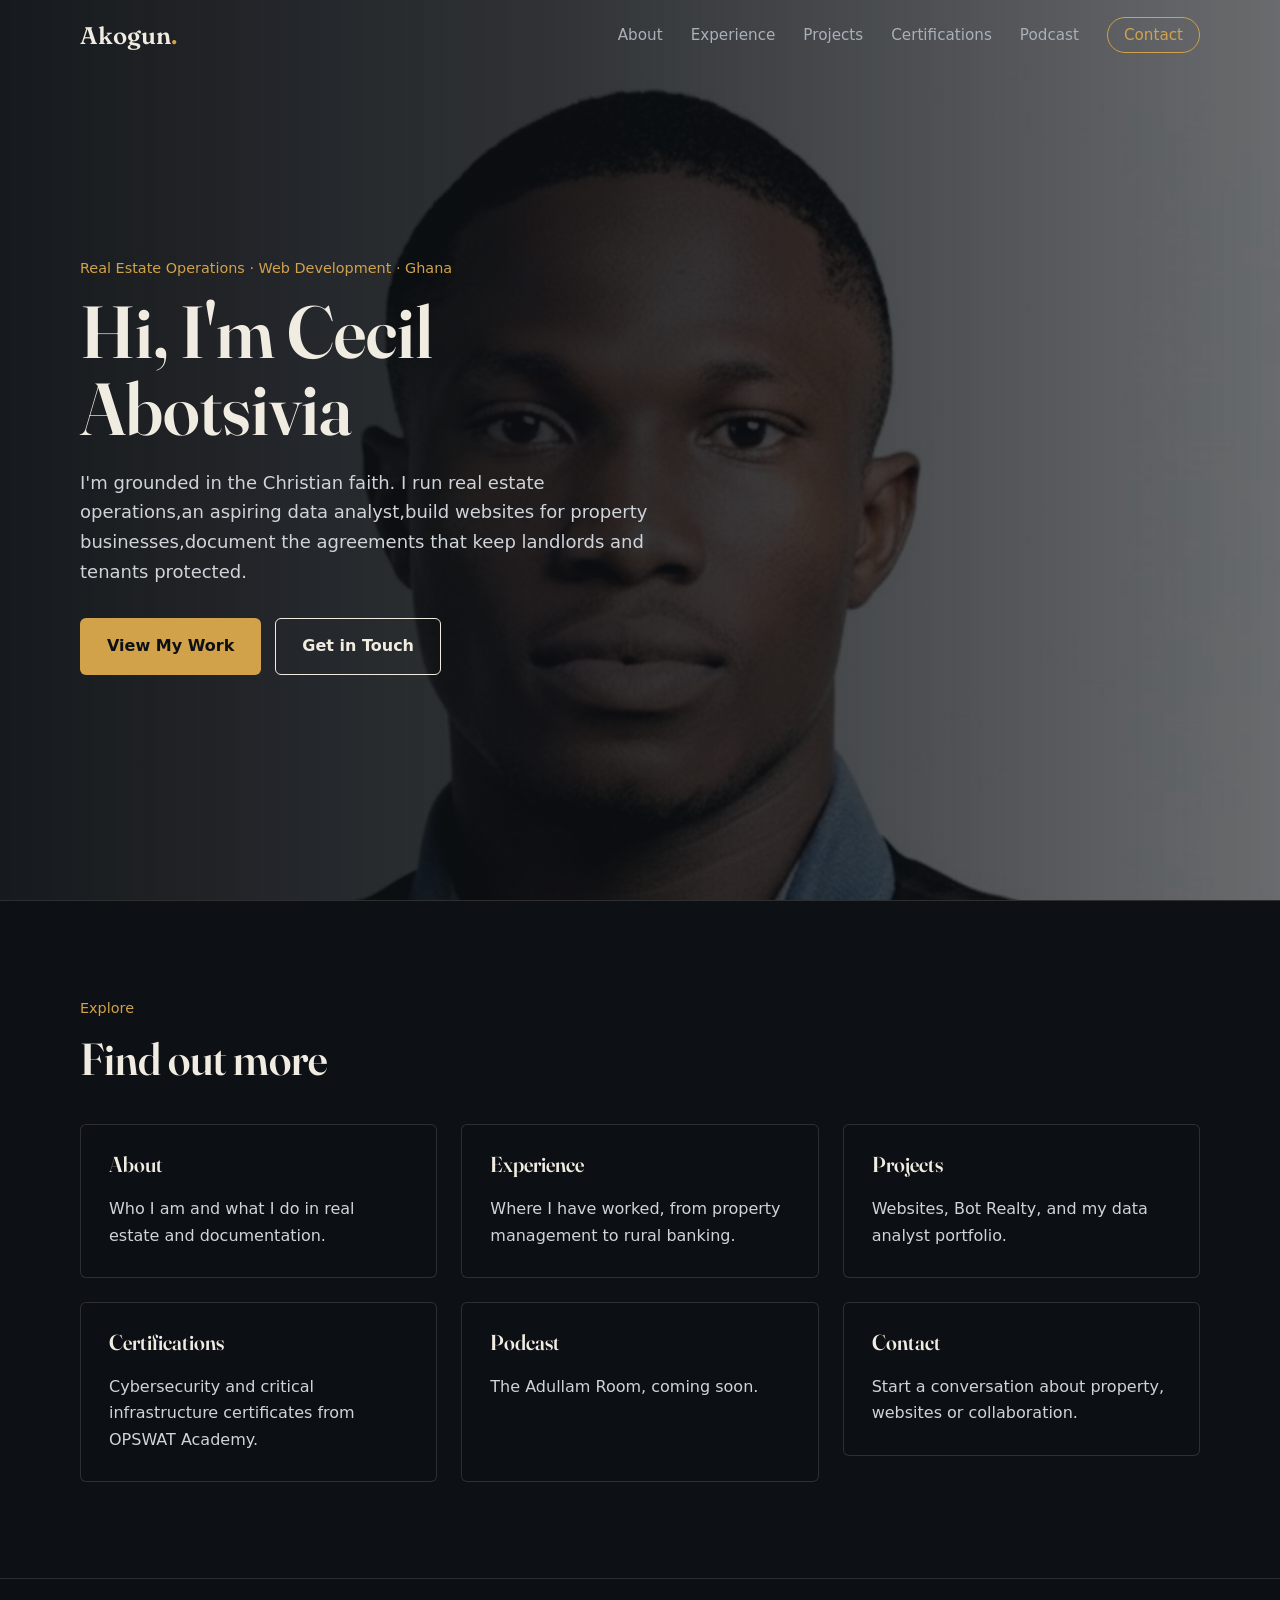
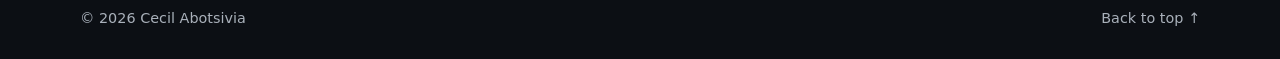
<file: index.html>
<!DOCTYPE html>
<html lang="en">
<head>
  <meta charset="UTF-8">
  <meta name="viewport" content="width=device-width, initial-scale=1.0, viewport-fit=cover">
  <meta name="description" content="Cecil Abotsivia: real estate operations, web development, cybersecurity certified, and host of The Adullam Room.">
  <title>Cecil Abotsivia | Home</title>
  <link rel="stylesheet" href="styles.css">
</head>
<body>

  <!-- Navigation -->
  <nav class="navbar" id="navbar">
    <div class="container nav-inner">
      <a href="index.html" class="brand">Akogun<span>.</span></a>
      <button class="nav-toggle" id="navToggle" aria-label="Toggle menu" aria-expanded="false">
        <span></span><span></span><span></span>
      </button>
      <ul class="nav-links" id="navLinks">
        <li><a href="about.html">About</a></li>
        <li><a href="experience.html">Experience</a></li>
        <li><a href="Projects.html">Projects</a></li>
        <li><a href="certifications.html">Certifications</a></li>
        <li><a href="podcast.html">Podcast</a></li>
        <li><a href="contact.html" class="btn-small">Contact</a></li>
      </ul>
    </div>
  </nav>

  <!-- Hero -->
  <header class="hero">
    <div class="container hero-grid">
      <div class="hero-text reveal">
        <p class="eyebrow">Real Estate Operations &middot; Web Development &middot; Ghana</p>
        <h1>Hi, I'm <span class="accent">Cecil Abotsivia</span></h1>
        <p class="lead">I'm grounded in the Christian faith. I run real estate operations,an aspiring data analyst,build websites for property businesses,document the agreements that keep landlords and tenants protected.</p>
        <div class="hero-actions">
          <a href="Projects.html" class="btn btn-primary">View My Work</a>
          <a href="contact.html" class="btn btn-outline">Get in Touch</a>
        </div>
      </div>
    </div>
  </header>

  <!-- Quick links to each page -->
  <section class="section">
    <div class="container">
      <p class="eyebrow reveal">Explore</p>
      <h2 class="reveal">Find out more</h2>
      <div class="project-grid">
        <a href="about.html" class="card reveal"><h3>About</h3><p>Who I am and what I do in real estate and documentation.</p></a><span>
        <a href="experience.html" class="card reveal"><h3>Experience</h3><p>Where I have worked, from property management to rural banking.</p></a></span>
        <a href="Projects.html" class="card reveal"><h3>Projects</h3><p>Websites, Bot Realty, and my data analyst portfolio.</p></a><span>
        <a href="certifications.html" class="card reveal"><h3>Certifications</h3><p>Cybersecurity and critical infrastructure certificates from OPSWAT Academy.</p></a></span>
        <a href="podcast.html" class="card reveal"><h3>Podcast</h3><p>The Adullam Room, coming soon.</p></a><span>
        <a href="contact.html" class="card reveal"><h3>Contact</h3><p>Start a conversation about property, websites or collaboration.</p></a></span>
      </div>
    </div>
  </section>

  <footer class="footer">
    <div class="container footer-inner">
      <span>&copy; <span id="year"></span> Cecil Abotsivia</span>
      <a href="#">Back to top &uarr;</a>
    </div>
  </footer>

  <script src="script.js"></script>
</body>
</html>
</file>
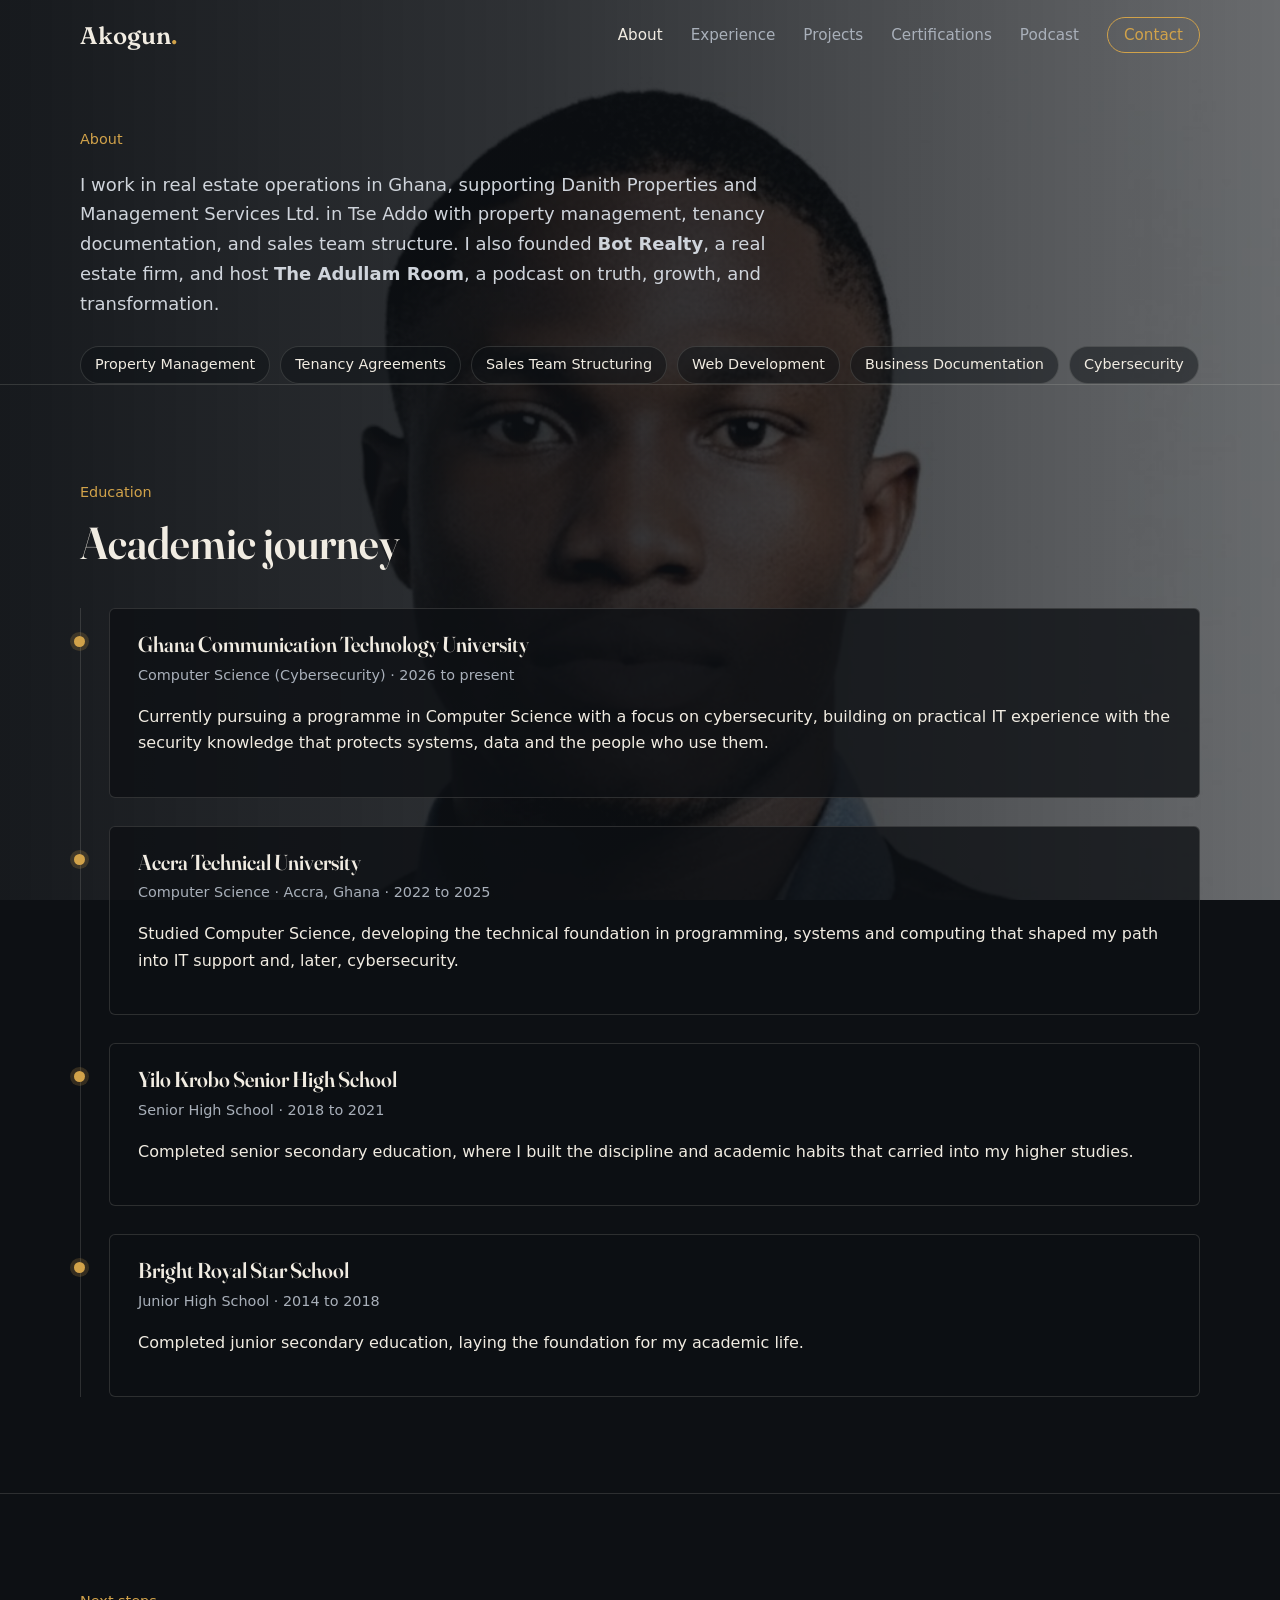
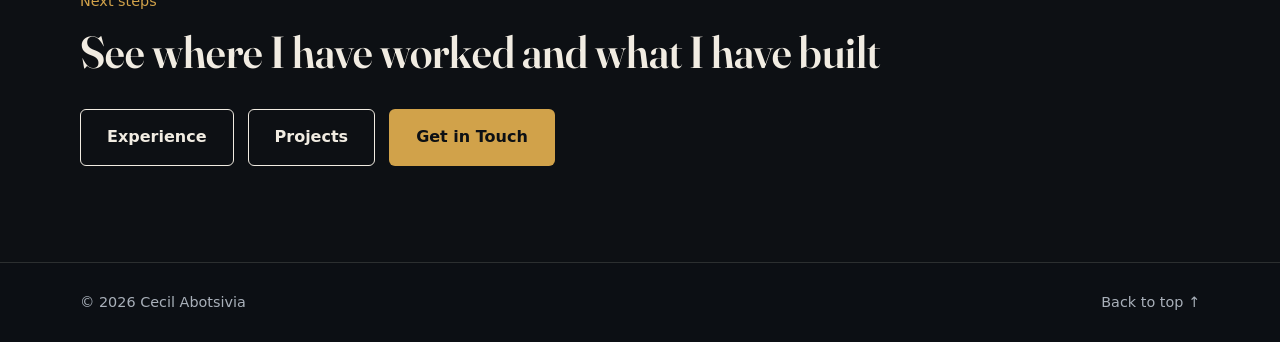
<file: about.html>
<!DOCTYPE html>
<html lang="en">
<head>
  <meta charset="UTF-8">
  <meta name="viewport" content="width=device-width, initial-scale=1.0, viewport-fit=cover">
  <meta name="description" content="About Cecil Abotsivia: real estate operations, tenancy documentation, sales team structure, and education in computer science and cybersecurity in Ghana.">
  <title>About | Cecil Abotsivia</title>
  <link rel="stylesheet" href="styles.css">
</head>
<body>

  <!-- Navigation -->
  <nav class="navbar" id="navbar">
    <div class="container nav-inner">
      <a href="index.html" class="brand">Akogun<span>.</span></a>
      <button class="nav-toggle" id="navToggle" aria-label="Toggle menu" aria-expanded="false">
        <span></span><span></span><span></span>
      </button>
      <ul class="nav-links" id="navLinks">
        <li><a href="about.html" class="active">About</a></li>
        <li><a href="experience.html">Experience</a></li>
        <li><a href="projects.html">Projects</a></li>
        <li><a href="certifications.html">Certifications</a></li>
        <li><a href="podcast.html">Podcast</a></li>
        <li><a href="contact.html" class="btn-small">Contact</a></li>
      </ul>
    </div>
  </nav>

  <!-- About -->
  <header class="section page-top">
    <div class="container">
      <p class="eyebrow reveal">About</p>
      <p class="lead reveal">I work in real estate operations in Ghana, supporting Danith Properties and Management Services Ltd. in Tse Addo with property management, tenancy documentation, and sales team structure. I also founded <strong>Bot Realty</strong>, a real estate firm, and host <strong>The Adullam Room</strong>, a podcast on truth, growth, and transformation.</p>
      <div class="tags reveal">
        <span>Property Management</span>
        <span>Tenancy Agreements</span>
        <span>Sales Team Structuring</span>
        <span>Web Development</span>
        <span>Business Documentation</span>
        <span>Cybersecurity</span>
      </div>
    </div>
  </header>

  <!-- Education -->
  <section class="section">
    <div class="container">
      <p class="eyebrow reveal">Education</p>
      <h2 class="reveal">Academic journey</h2>
      <div class="timeline">

        <article class="timeline-item reveal">
          <div class="timeline-dot"></div>
          <div class="timeline-card">
            <h3>Ghana Communication Technology University</h3>
            <p class="meta">Computer Science (Cybersecurity) &middot; 2026 to present</p>
            <p>Currently pursuing a programme in Computer Science with a focus on cybersecurity, building on practical IT experience with the security knowledge that protects systems, data and the people who use them.</p>
          </div>
        </article>

        <article class="timeline-item reveal">
          <div class="timeline-dot"></div>
          <div class="timeline-card">
            <h3>Accra Technical University</h3>
            <p class="meta">Computer Science &middot; Accra, Ghana &middot; 2022 to 2025</p>
            <p>Studied Computer Science, developing the technical foundation in programming, systems and computing that shaped my path into IT support and, later, cybersecurity.</p>
          </div>
        </article>

        <article class="timeline-item reveal">
          <div class="timeline-dot"></div>
          <div class="timeline-card">
            <h3>Yilo Krobo Senior High School</h3>
            <p class="meta">Senior High School &middot; 2018 to 2021</p>
            <p>Completed senior secondary education, where I built the discipline and academic habits that carried into my higher studies.</p>
          </div>
        </article>

        <article class="timeline-item reveal">
          <div class="timeline-dot"></div>
          <div class="timeline-card">
            <h3>Bright Royal Star School</h3>
            <p class="meta">Junior High School &middot; 2014 to 2018</p>
            <p>Completed junior secondary education, laying the foundation for my academic life.</p>
          </div>
        </article>

      </div>
    </div>
  </section>

  <section class="section">
    <div class="container">
      <p class="eyebrow reveal">Next steps</p>
      <h2 class="reveal">See where I have worked and what I have built</h2>
      <div class="hero-actions reveal">
        <a href="experience.html" class="btn btn-outline">Experience</a>
        <a href="projects.html" class="btn btn-outline">Projects</a>
        <a href="contact.html" class="btn btn-primary">Get in Touch</a>
      </div>
    </div>
  </section>

  <footer class="footer">
    <div class="container footer-inner">
      <span>&copy; <span id="year"></span> Cecil Abotsivia</span>
      <a href="#">Back to top &uarr;</a>
    </div>
  </footer>

  <script src="script.js"></script>
</body>
</html>
</file>
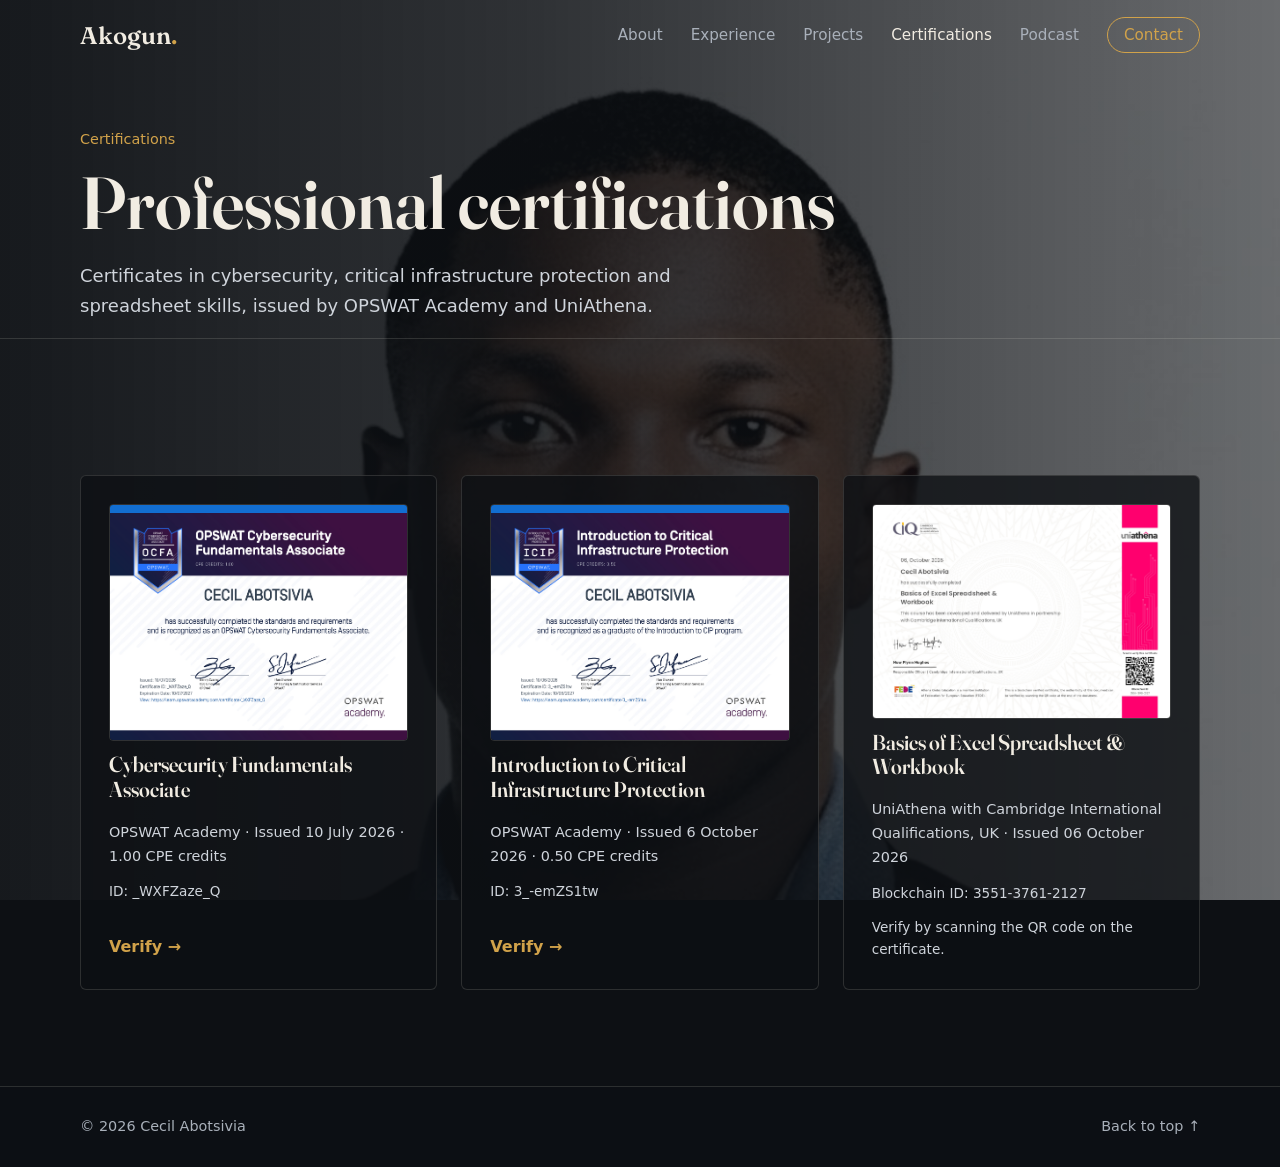
<file: certifications.html>
<!DOCTYPE html>
<html lang="en">
<head>
  <meta charset="UTF-8">
  <meta name="viewport" content="width=device-width, initial-scale=1.0, viewport-fit=cover">
  <meta name="description" content="Certifications of Cecil Abotsivia: cybersecurity and critical infrastructure protection from OPSWAT Academy, and Basics of Excel Spreadsheet and Workbook from UniAthena.">
  <title>Certifications | Cecil Abotsivia</title>
  <link rel="stylesheet" href="styles.css">
</head>
<body>

  <!-- Navigation -->
  <nav class="navbar" id="navbar">
    <div class="container nav-inner">
      <a href="index.html" class="brand">Akogun<span>.</span></a>
      <button class="nav-toggle" id="navToggle" aria-label="Toggle menu" aria-expanded="false">
        <span></span><span></span><span></span>
      </button>
      <ul class="nav-links" id="navLinks">
        <li><a href="about.html">About</a></li>
        <li><a href="experience.html">Experience</a></li>
        <li><a href="projects.html">Projects</a></li>
        <li><a href="certifications.html" class="active">Certifications</a></li>
        <li><a href="podcast.html">Podcast</a></li>
        <li><a href="contact.html" class="btn-small">Contact</a></li>
      </ul>
    </div>
  </nav>

  <!-- Certifications -->
  <header class="section page-top">
    <div class="container">
      <p class="eyebrow reveal">Certifications</p>
      <h1 class="reveal">Professional certifications</h1>
      <p class="lead reveal">Certificates in cybersecurity, critical infrastructure protection and spreadsheet skills, issued by OPSWAT Academy and UniAthena.</p>
    </div>
  </header>

  <section class="section">
    <div class="container">
      <div class="cert-grid">

        <!-- OPSWAT: Cybersecurity Fundamentals Associate -->
        <article class="card cert reveal">
          <img src="cybersecurity.png" alt="OPSWAT Cybersecurity Fundamentals Associate certificate" class="cert-img">
          <h3>Cybersecurity Fundamentals Associate</h3>
          <p class="meta">OPSWAT Academy &middot; Issued 10 July 2026 &middot; 1.00 CPE credits</p>
          <p class="cert-id">ID: _WXFZaze_Q</p>
          <a href="https://learn.opswatacademy.com/certificate/_WXFZaze_Q" target="_blank" rel="noopener" class="project-link">Verify &rarr;</a>
        </article>

        <!-- OPSWAT: Introduction to Critical Infrastructure Protection -->
        <article class="card cert reveal">
          <img src="cip.png" alt="Introduction to Critical Infrastructure Protection certificate" class="cert-img">
          <h3>Introduction to Critical Infrastructure Protection</h3>
          <p class="meta">OPSWAT Academy &middot; Issued 6 October 2026 &middot; 0.50 CPE credits</p>
          <p class="cert-id">ID: 3_-emZS1tw</p>
          <a href="https://learn.opswatacademy.com/certificate/3_-emZS1tw" target="_blank" rel="noopener" class="project-link">Verify &rarr;</a>
        </article>

        <!-- UniAthena / Cambridge International Qualifications: Excel -->
        <article class="card cert reveal">
          <img src="Excel.jpg" alt="Basics of Excel Spreadsheet and Workbook certificate from UniAthena in partnership with Cambridge International Qualifications" class="cert-img">
          <h3>Basics of Excel Spreadsheet &amp; Workbook</h3>
          <p class="meta">UniAthena with Cambridge International Qualifications, UK &middot; Issued 06 October 2026</p>
          <p class="cert-id">Blockchain ID: 3551-3761-2127</p>
          <p class="cert-id">Verify by scanning the QR code on the certificate.</p>
        </article>

      </div>
    </div>
  </section>

  <footer class="footer">
    <div class="container footer-inner">
      <span>&copy; <span id="year"></span> Cecil Abotsivia</span>
      <a href="#">Back to top &uarr;</a>
    </div>
  </footer>

  <script src="script.js"></script>
</body>
</html>
</file>
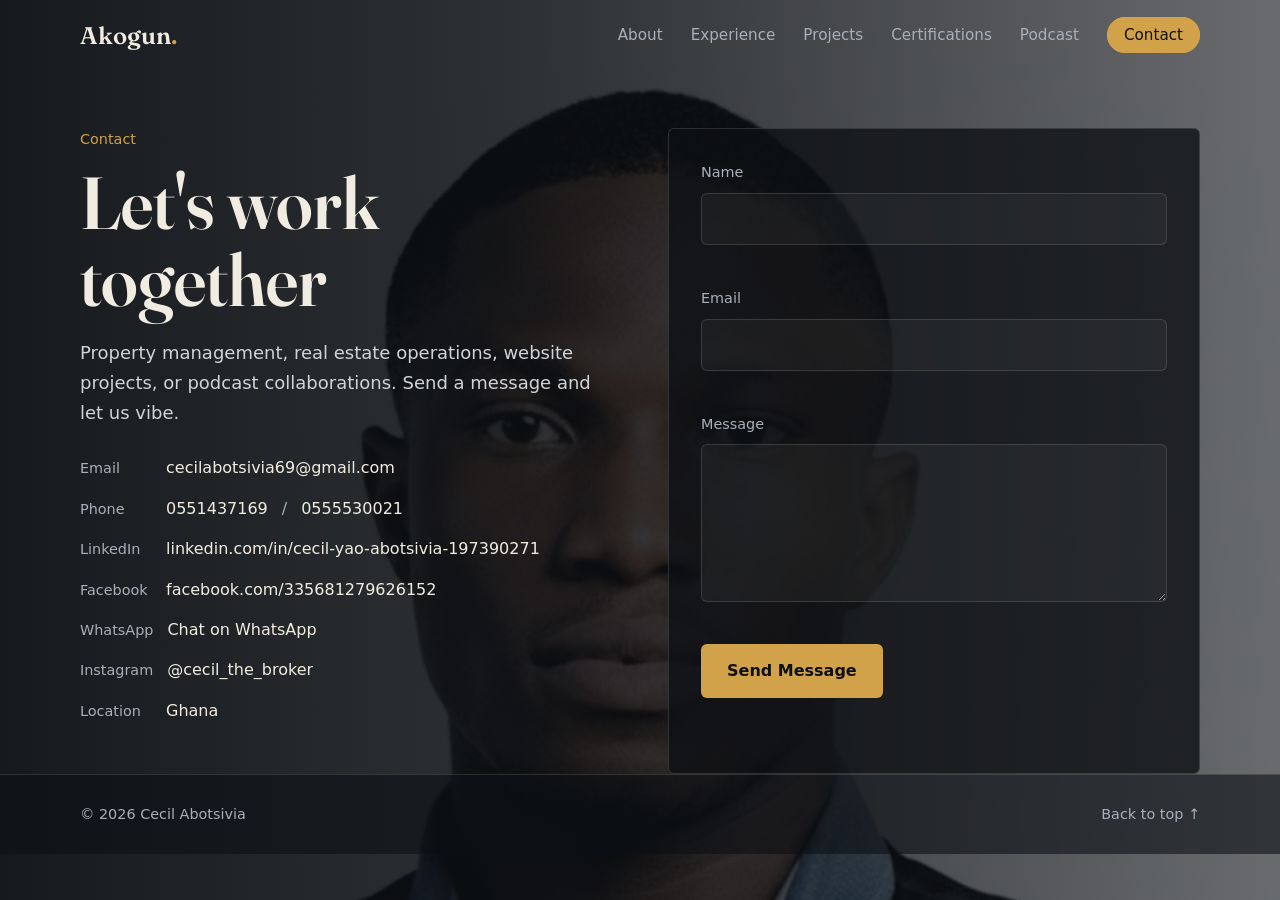
<file: contact.html>
<!DOCTYPE html>
<html lang="en">
<head>
  <meta charset="UTF-8">
  <meta name="viewport" content="width=device-width, initial-scale=1.0, viewport-fit=cover">
  <meta name="description" content="Contact Cecil Abotsivia about property management, real estate operations, website projects, or podcast collaborations.">
  <title>Contact | Cecil Abotsivia</title>
  <link rel="stylesheet" href="styles.css">
</head>
<body>

  <!-- Navigation -->
  <nav class="navbar" id="navbar">
    <div class="container nav-inner">
      <a href="index.html" class="brand">Akogun<span>.</span></a>
      <button class="nav-toggle" id="navToggle" aria-label="Toggle menu" aria-expanded="false">
        <span></span><span></span><span></span>
      </button>
      <ul class="nav-links" id="navLinks">
        <li><a href="about.html">About</a></li>
        <li><a href="experience.html">Experience</a></li>
        <li><a href="projects.html">Projects</a></li>
        <li><a href="certifications.html">Certifications</a></li>
        <li><a href="podcast.html">Podcast</a></li>
        <li><a href="contact.html" class="btn-small active">Contact</a></li>
      </ul>
    </div>
  </nav>

  <!-- Contact -->
  <section class="section page-top">
    <div class="container contact-grid">
      <div class="reveal">
        <p class="eyebrow">Contact</p>
        <h1>Let's work together</h1>
        <p class="lead">Property management, real estate operations, website projects, or podcast collaborations. Send a message and let us vibe.</p>

        <ul class="contact-details">
          <li>
            <span class="label">Email</span>
            <a href="mailto:cecilabotsivia69@gmail.com">cecilabotsivia69@gmail.com</a>
          </li>
          <li>
            <span class="label">Phone</span>
            <a href="tel:+233551437169">0551437169</a>
            <span class="sep">/</span>
            <a href="tel:+233555530021">0555530021</a>
          </li>
          <li>
            <span class="label">LinkedIn</span>
            <a href="https://www.linkedin.com/in/cecil-yao-abotsivia-197390271" target="_blank" rel="noopener">linkedin.com/in/cecil-yao-abotsivia-197390271</a>
          </li>
          <li>
            <span class="label">Facebook</span>
            <a href="https://www.facebook.com/335681279626152" target="_blank" rel="noopener">facebook.com/335681279626152</a>
          </li>
          <li>
            <span class="label">WhatsApp</span>
            <a href="https://wa.me/233551437169" target="_blank" rel="noopener">Chat on WhatsApp</a>
          </li>
          <li>
            <span class="label">Instagram</span>
            <a href="https://www.instagram.com/cecil_the_broker/" target="_blank" rel="noopener">@cecil_the_broker</a>
          </li>
          <li>
            <span class="label">Location</span>
            <span>Ghana</span>
          </li>
        </ul>
      </div>

      <form class="contact-form reveal" id="contactForm" novalidate>
        <div class="field">
          <label for="name">Name</label>
          <input type="text" id="name" name="name" required>
          <small class="error" id="nameError"></small>
        </div>
        <div class="field">
          <label for="email">Email</label>
          <input type="email" id="email" name="email" required>
          <small class="error" id="emailError"></small>
        </div>
        <div class="field">
          <label for="message">Message</label>
          <textarea id="message" name="message" rows="5" required></textarea>
          <small class="error" id="messageError"></small>
        </div>
        <button type="submit" class="btn btn-primary">Send Message</button>
        <p class="form-status" id="formStatus" role="status"></p>
      </form>
    </div>
  </section>

  <footer class="footer">
    <div class="container footer-inner">
      <span>&copy; <span id="year"></span> Cecil Abotsivia</span>
      <a href="#">Back to top &uarr;</a>
    </div>
  </footer>

  <script src="script.js"></script>
</body>
</html>
</file>
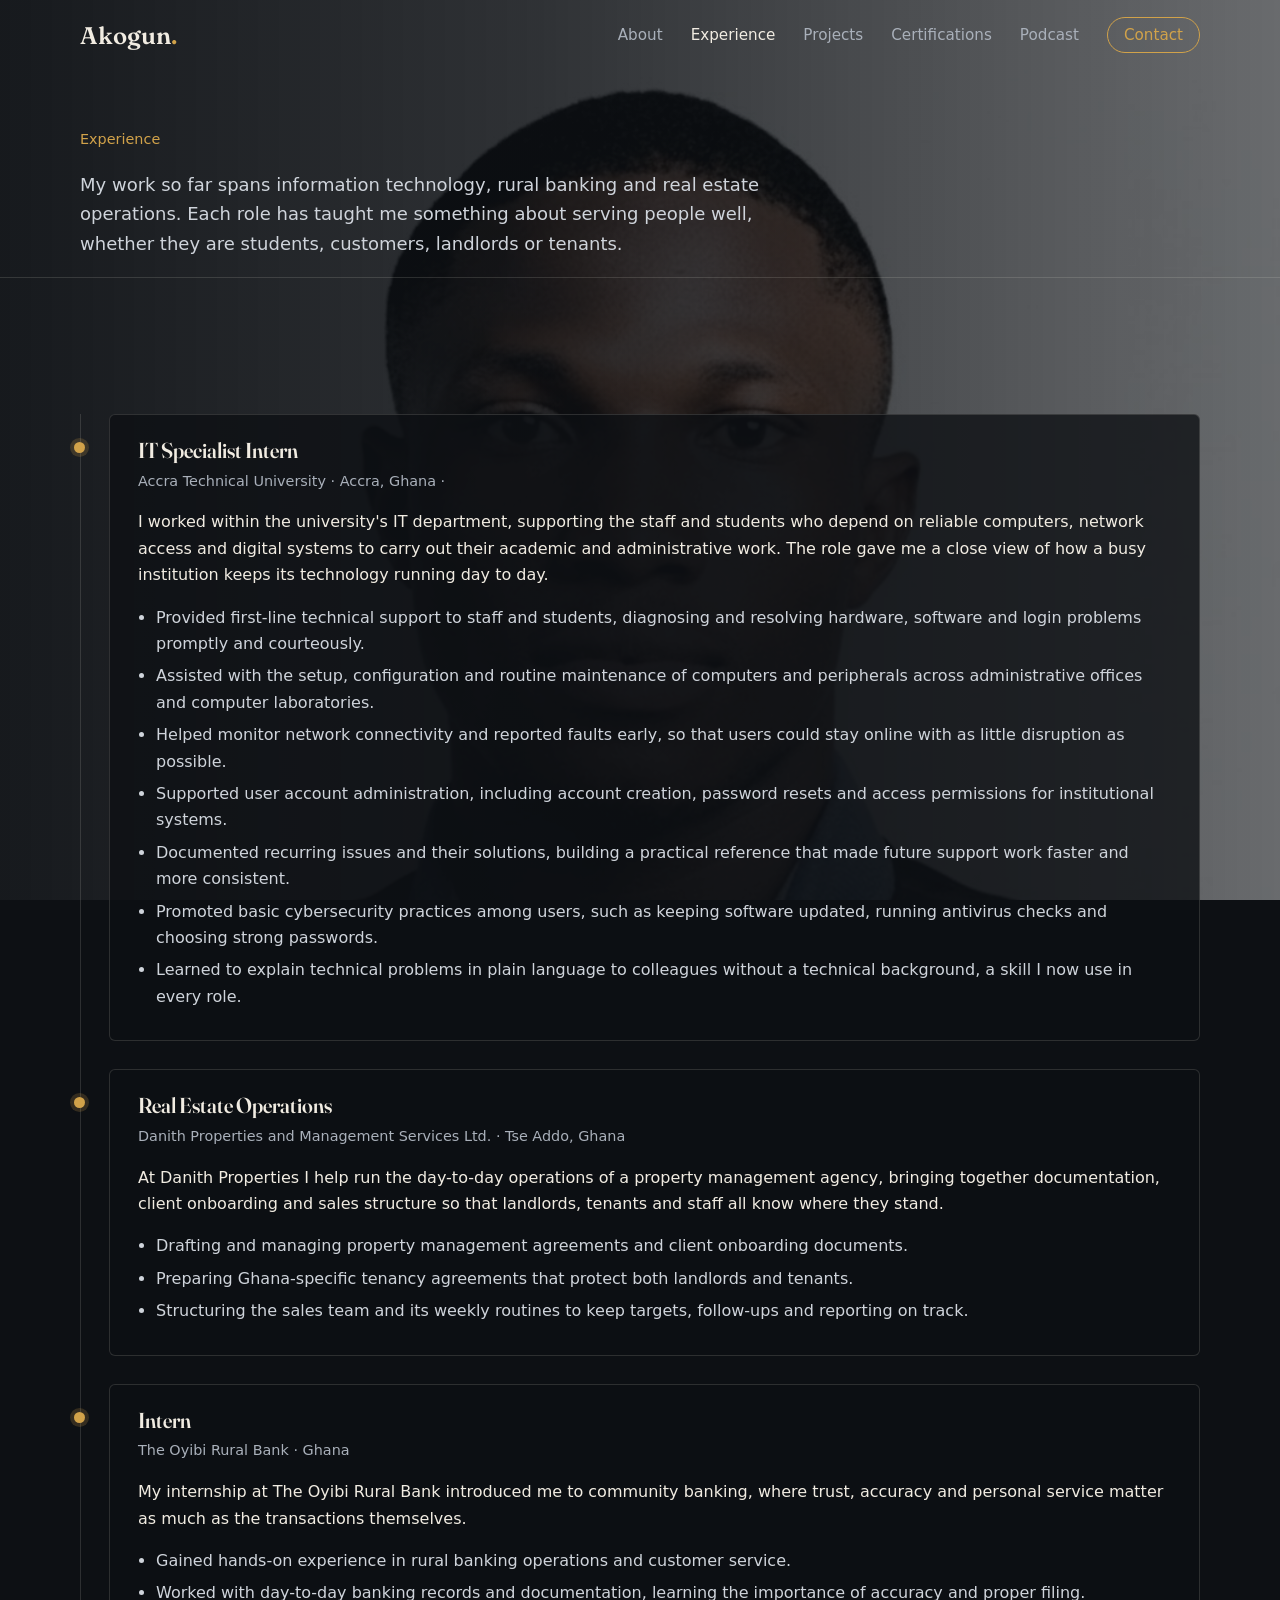
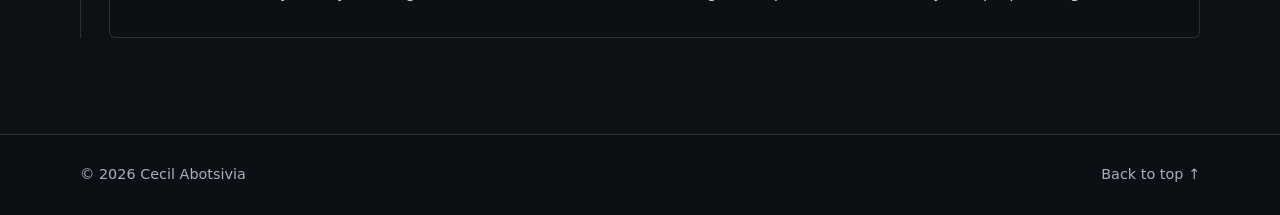
<file: experience.html>
<!DOCTYPE html>
<html lang="en">
<head>
  <meta charset="UTF-8">
  <meta name="viewport" content="width=device-width, initial-scale=1.0, viewport-fit=cover">
  <meta name="description" content="Experience of Cecil Abotsivia: IT Specialist Intern at Accra Technical University, real estate operations at Danith Properties, and an internship at The Oyibi Rural Bank.">
  <title>Experience | Cecil Abotsivia</title>
  <link rel="stylesheet" href="styles.css">
</head>
<body>

  <!-- Navigation -->
  <nav class="navbar" id="navbar">
    <div class="container nav-inner">
      <a href="index.html" class="brand">Akogun<span>.</span></a>
      <button class="nav-toggle" id="navToggle" aria-label="Toggle menu" aria-expanded="false">
        <span></span><span></span><span></span>
      </button>
      <ul class="nav-links" id="navLinks">
        <li><a href="about.html">About</a></li>
        <li><a href="experience.html" class="active">Experience</a></li>
        <li><a href="projects.html">Projects</a></li>
        <li><a href="certifications.html">Certifications</a></li>
        <li><a href="podcast.html">Podcast</a></li>
        <li><a href="contact.html" class="btn-small">Contact</a></li>
      </ul>
    </div>
  </nav>

  <!-- Experience -->
  <header class="section page-top">
    <div class="container">
      <p class="eyebrow reveal">Experience</p>
      <p class="lead reveal">My work so far spans information technology, rural banking and real estate operations. Each role has taught me something about serving people well, whether they are students, customers, landlords or tenants.</p>
    </div>
  </header>

  <section class="section">
    <div class="container">
      <div class="timeline">

        <!-- IT Specialist Intern -->
        <article class="timeline-item reveal">
          <div class="timeline-dot"></div>
          <div class="timeline-card">
            <h3>IT Specialist Intern</h3>
            <p class="meta">Accra Technical University &middot; Accra, Ghana &middot;</p>
            <p>I worked within the university's IT department, supporting the staff and students who depend on reliable computers, network access and digital systems to carry out their academic and administrative work. The role gave me a close view of how a busy institution keeps its technology running day to day.</p>
            <ul>
              <li>Provided first-line technical support to staff and students, diagnosing and resolving hardware, software and login problems promptly and courteously.</li>
              <li>Assisted with the setup, configuration and routine maintenance of computers and peripherals across administrative offices and computer laboratories.</li>
              <li>Helped monitor network connectivity and reported faults early, so that users could stay online with as little disruption as possible.</li>
              <li>Supported user account administration, including account creation, password resets and access permissions for institutional systems.</li>
              <li>Documented recurring issues and their solutions, building a practical reference that made future support work faster and more consistent.</li>
              <li>Promoted basic cybersecurity practices among users, such as keeping software updated, running antivirus checks and choosing strong passwords.</li>
              <li>Learned to explain technical problems in plain language to colleagues without a technical background, a skill I now use in every role.</li>
            </ul>
          </div>
        </article>

        <!-- Real Estate Operations -->
        <article class="timeline-item reveal">
          <div class="timeline-dot"></div>
          <div class="timeline-card">
            <h3>Real Estate Operations</h3>
            <p class="meta">Danith Properties and Management Services Ltd. &middot; Tse Addo, Ghana</p>
            <p>At Danith Properties I help run the day-to-day operations of a property management agency, bringing together documentation, client onboarding and sales structure so that landlords, tenants and staff all know where they stand.</p>
            <ul>
              <li>Drafting and managing property management agreements and client onboarding documents.</li>
              <li>Preparing Ghana-specific tenancy agreements that protect both landlords and tenants.</li>
              <li>Structuring the sales team and its weekly routines to keep targets, follow-ups and reporting on track.</li>
            </ul>
          </div>
        </article>

        <!-- Intern -->
        <article class="timeline-item reveal">
          <div class="timeline-dot"></div>
          <div class="timeline-card">
            <h3>Intern</h3>
            <p class="meta">The Oyibi Rural Bank &middot; Ghana</p>
            <p>My internship at The Oyibi Rural Bank introduced me to community banking, where trust, accuracy and personal service matter as much as the transactions themselves.</p>
            <ul>
              <li>Gained hands-on experience in rural banking operations and customer service.</li>
              <li>Worked with day-to-day banking records and documentation, learning the importance of accuracy and proper filing.</li>
            </ul>
          </div>
        </article>

      </div>
    </div>
  </section>

  <footer class="footer">
    <div class="container footer-inner">
      <span>&copy; <span id="year"></span> Cecil Abotsivia</span>
      <a href="#">Back to top &uarr;</a>
    </div>
  </footer>

  <script src="script.js"></script>
</body>
</html>
</file>
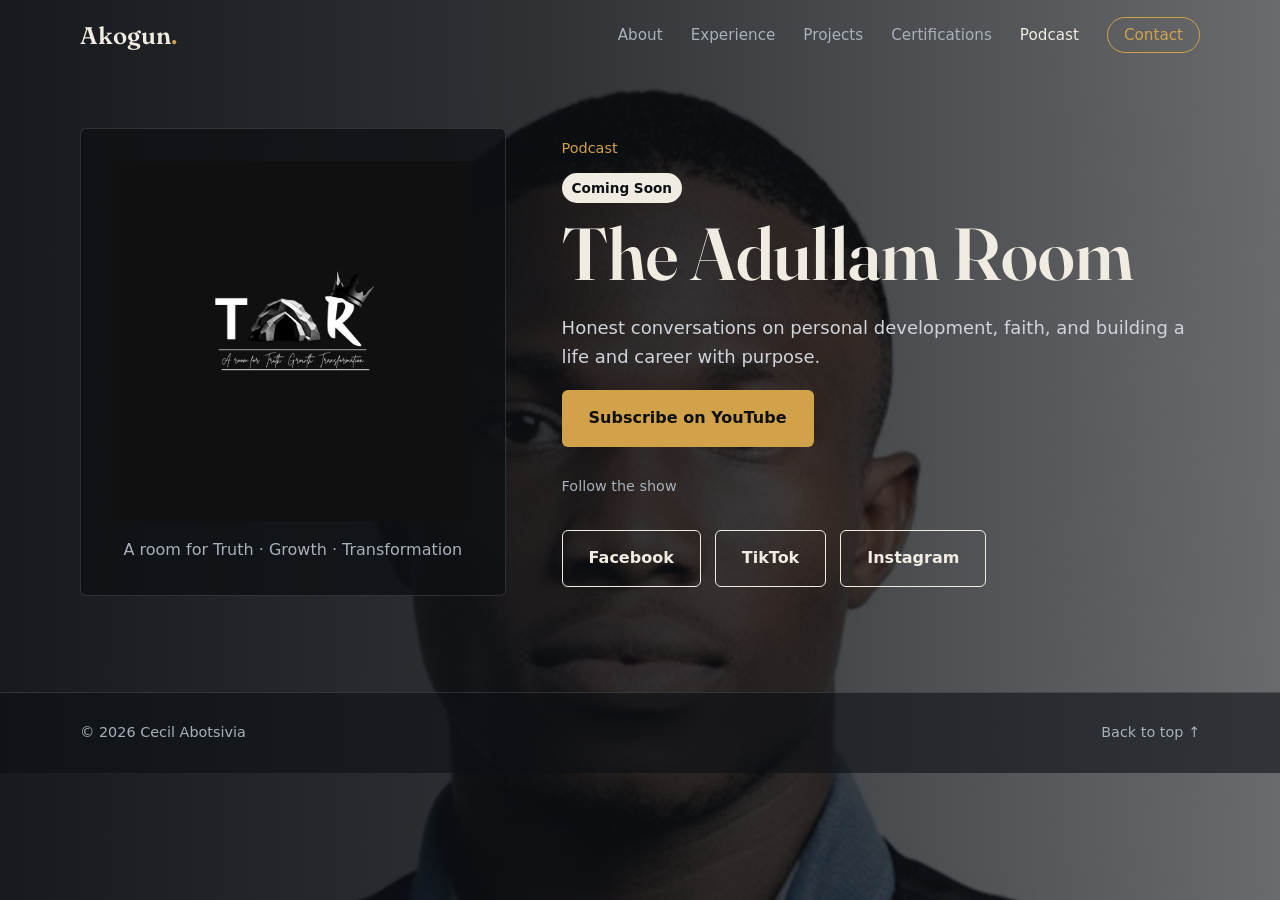
<file: podcast.html>
<!DOCTYPE html>
<html lang="en">
<head>
  <meta charset="UTF-8">
  <meta name="viewport" content="width=device-width, initial-scale=1.0, viewport-fit=cover">
  <meta name="description" content="The Adullam Room, a podcast by Cecil Abotsivia on truth, growth, and transformation. Coming soon.">
  <title>Podcast | Cecil Abotsivia</title>
  <link rel="stylesheet" href="styles.css">
</head>
<body>

  <!-- Navigation -->
  <nav class="navbar" id="navbar">
    <div class="container nav-inner">
      <a href="index.html" class="brand">Akogun<span>.</span></a>
      <button class="nav-toggle" id="navToggle" aria-label="Toggle menu" aria-expanded="false">
        <span></span><span></span><span></span>
      </button>
      <ul class="nav-links" id="navLinks">
        <li><a href="about.html">About</a></li>
        <li><a href="experience.html">Experience</a></li>
        <li><a href="projects.html">Projects</a></li>
        <li><a href="certifications.html">Certifications</a></li>
        <li><a href="podcast.html" class="active">Podcast</a></li>
        <li><a href="contact.html" class="btn-small">Contact</a></li>
      </ul>
    </div>
  </nav>

  <!-- Podcast -->
  <section class="section page-top podcast-section">
    <div class="container podcast-grid">
      <div class="podcast-art reveal">
        <img src="podcast-artwork.png" alt="The Adullam Room podcast artwork" class="podcast-art-img">
        <p>A room for Truth &middot; Growth &middot; Transformation</p>
      </div>
      <div class="reveal">
        <p class="eyebrow">Podcast</p>
        <span class="status">Coming Soon</span>
        <h1>The Adullam Room</h1>
        <p class="lead">Honest conversations on personal development, faith, and building a life and career with purpose.</p>
        <a href="https://www.youtube.com/@the_adullamroom" target="_blank" rel="noopener" class="btn btn-primary">Subscribe on YouTube</a>
        <p class="meta" style="margin-top:28px">Follow the show</p>
        <div class="hero-actions">
          <a href="https://www.facebook.com/335681279626152" target="_blank" rel="noopener" class="btn btn-outline">Facebook</a>
          <a href="https://www.tiktok.com/@theadullamroom" target="_blank" rel="noopener" class="btn btn-outline">TikTok</a>
          <a href="https://www.instagram.com/the_adullam_room/" target="_blank" rel="noopener" class="btn btn-outline">Instagram</a>
        </div>
      </div>
    </div>
  </section>

  <footer class="footer">
    <div class="container footer-inner">
      <span>&copy; <span id="year"></span> Cecil Abotsivia</span>
      <a href="#">Back to top &uarr;</a>
    </div>
  </footer>

  <script src="script.js"></script>
</body>
</html>
</file>
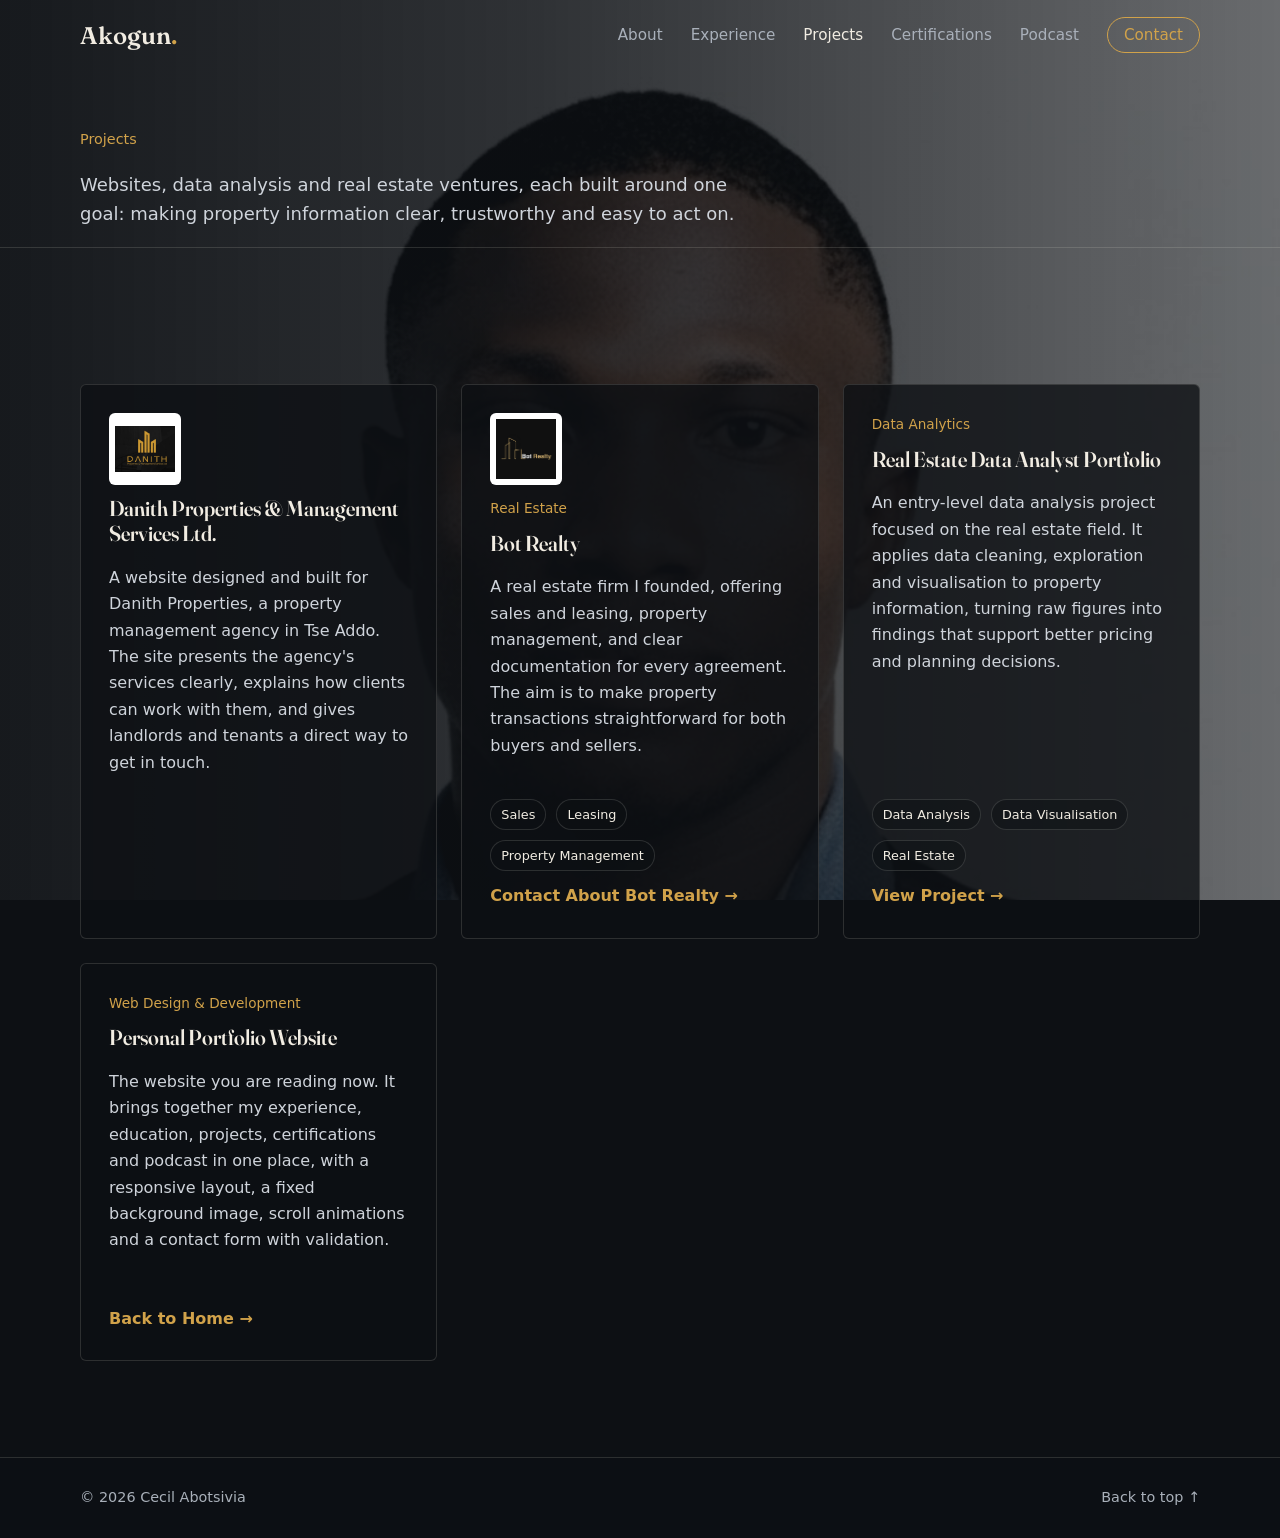
<file: Projects.html>
<!DOCTYPE html>
<html lang="en">
<head>
  <meta charset="UTF-8">
  <meta name="viewport" content="width=device-width, initial-scale=1.0, viewport-fit=cover">
  <meta name="description" content="Selected projects by Cecil Abotsivia: the Danith Properties website, Bot Realty, a real estate data analyst portfolio, and this personal website.">
  <title>Projects | Cecil Abotsivia</title>
  <link rel="stylesheet" href="styles.css">
</head>
<body>

  <!-- Navigation -->
  <nav class="navbar" id="navbar">
    <div class="container nav-inner">
      <a href="index.html" class="brand">Akogun<span>.</span></a>
      <button class="nav-toggle" id="navToggle" aria-label="Toggle menu" aria-expanded="false">
        <span></span><span></span><span></span>
      </button>
      <ul class="nav-links" id="navLinks">
        <li><a href="about.html">About</a></li>
        <li><a href="experience.html">Experience</a></li>
        <li><a href="Projects.html" class="active">Projects</a></li>
        <li><a href="certifications.html">Certifications</a></li>
        <li><a href="podcast.html">Podcast</a></li>
        <li><a href="contact.html" class="btn-small">Contact</a></li>
      </ul>
    </div>
  </nav>

  <!-- Projects -->
  <header class="section page-top">
    <div class="container">
      <p class="eyebrow reveal">Projects</p>
      <p class="lead reveal">Websites, data analysis and real estate ventures, each built around one goal: making property information clear, trustworthy and easy to act on.</p>
    </div>
  </header>

  <section class="section">
    <div class="container">
      <div class="project-grid">

        <!-- Danith Properties website -->
        <article class="card project reveal">
          <img src="Danith_Properties.png" alt="Danith Properties logo" class="project-img">
          <h3>Danith Properties &amp; Management Services Ltd.</h3>
          <p>A website designed and built for Danith Properties, a property management agency in Tse Addo. The site presents the agency's services clearly, explains how clients can work with them, and gives landlords and tenants a direct way to get in touch.</p>
          <div class="tags small">
          </div>
        </article>

        <!-- Bot Realty -->
        <article class="card project reveal">
          <img src="Bot_Realty.png" alt="Bot Realty logo" class="project-img">
          <div class="project-tag">Real Estate</div>
          <h3>Bot Realty</h3>
          <p>A real estate firm I founded, offering sales and leasing, property management, and clear documentation for every agreement. The aim is to make property transactions straightforward for both buyers and sellers.</p>
          <div class="tags small">
            <span>Sales</span><span>Leasing</span><span>Property Management</span>
          </div>
          <a href="contact.html" class="project-link">Contact About Bot Realty &rarr;</a>
        </article>

        <!-- Data analyst portfolio -->
        <article class="card project reveal">
          <div class="project-tag">Data Analytics</div>
          <h3>Real Estate Data Analyst Portfolio</h3>
          <p>An entry-level data analysis project focused on the real estate field. It applies data cleaning, exploration and visualisation to property information, turning raw figures into findings that support better pricing and planning decisions.</p>
          <div class="tags small">
            <span>Data Analysis</span><span>Data Visualisation</span><span>Real Estate</span>
          </div>
          <a href="#" class="project-link" target="_blank" rel="noopener">View Project &rarr;</a>
        </article>

        <!-- This website -->
        <article class="card project reveal">
          <div class="project-tag">Web Design &amp; Development</div>
          <h3>Personal Portfolio Website</h3>
          <p>The website you are reading now. It brings together my experience, education, projects, certifications and podcast in one place, with a responsive layout, a fixed background image, scroll animations and a contact form with validation.</p>
          <div class="tags small">
          </div>
          <a href="index.html" class="project-link">Back to Home &rarr;</a>
        </article>

      </div>
    </div>
  </section>

  <footer class="footer">
    <div class="container footer-inner">
      <span>&copy; <span id="year"></span> Cecil Abotsivia</span>
      <a href="#">Back to top &uarr;</a>
    </div>
  </footer>

  <script src="script.js"></script>
</body>
</html>
</file>
<file: styles.css>
@import url("https://fonts.googleapis.com/css2?family=Fraunces:opsz,wght@9..144,400;9..144,600&family=Manrope:wght@400;500;600&display=swap");

/* ============================================================
   1. Tokens
   ============================================================ */
:root {
  --ink: #0d1014;
  --panel: rgba(13, 16, 20, 0.78);
  --bone: #f1ece2;
  --body-text: #cfd4db;
  --muted: #a9b0ba;
  --ochre: #d1a24a;
  --ochre-hover: #e0b463;
  --line: rgba(241, 236, 226, 0.14);
  --line-strong: rgba(209, 162, 74, 0.5);
  --error: #f0a195;
  --serif: "Fraunces", Georgia, "Times New Roman", serif;
  --sans: "Manrope", system-ui, -apple-system, "Segoe UI", sans-serif;
  --nav-h: 72px;
  --radius: 6px;
}

/* ============================================================
   2. Base
   ============================================================ */
*,
*::before,
*::after {
  box-sizing: border-box;
}

html {
  background: var(--ink);
  scroll-behavior: smooth;
  scroll-padding-top: var(--nav-h);
  -webkit-text-size-adjust: 100%;
}

body {
  margin: 0;
  min-height: 100vh;
  position: relative;
  overflow-x: hidden;
  font-family: poppins, system-ui, -apple-system, "Segoe UI", sans-serif;
  font-size: 1rem;
  line-height: 1.65;
  color: var(--bone);
}

/* Site-wide background: the portrait, fixed behind every page */
body::before {
  content: "";
  position: fixed;
  inset: 0;
  z-index: -2;
  background: url("Cecil.jpg") center 12% / cover no-repeat;
  filter: grayscale(0.25) contrast(1.05);
}

/* Dark gradient so text stays readable over the photo */
body::after {
  content: "";
  position: fixed;
  inset: 0;
  z-index: -1;
  pointer-events: none;
  background: linear-gradient(
    90deg,
    rgba(13, 16, 20, 0.96) 0%,
    rgba(13, 16, 20, 0.86) 42%,
    rgba(13, 16, 20, 0.62) 100%
  );
}

img {
  display: block;
  max-width: 100%;
}

a {
  color: var(--bone);
}

a:focus-visible,
button:focus-visible,
input:focus-visible,
textarea:focus-visible {
  outline: 2px solid var(--ochre);
  outline-offset: 3px;
}

.container {
  width: min(1120px, 92%);
  margin-inline: auto;
}

/* ============================================================
   3. Typography
   ============================================================ */
h1,
h2,
h3 {
  font-family: var(--serif);
  font-weight: 600;
  line-height: 1.15;
  margin: 0;
  font-variation-settings: "opsz" 144;
}

h1 {
  font-size: clamp(2.6rem, 6vw, 4.6rem);
  line-height: 1.05;
  margin-bottom: 20px;
}

h2 {
  font-size: clamp(2rem, 4vw, 2.8rem);
  margin-bottom: 20px;
}

h3 {
  font-size: 1.35rem;
  margin-bottom: 6px;
}

.eyebrow {
  font-size: 0.9rem;
  color: var(--ochre);
  margin: 0 0 12px;
}

.lead {
  font-size: 1.125rem;
  color: var(--body-text);
  max-width: 60ch;
}

.meta {
  color: var(--muted);
  font-size: 0.9rem;
  margin: 0 0 12px;
}

/* ============================================================
   4. Buttons and links
   ============================================================ */
.btn {
  display: inline-block;
  padding: 14px 26px;
  border: 1px solid transparent;
  border-radius: var(--radius);
  font: inherit;
  font-weight: 600;
  text-decoration: none;
  cursor: pointer;
  transition: background-color 0.2s ease, color 0.2s ease, border-color 0.2s ease;
}

.btn-primary {
  background: var(--ochre);
  color: var(--ink);
}

.btn-primary:hover {
  background: var(--ochre-hover);
}

.btn-outline {
  border-color: var(--bone);
  color: var(--bone);
}

.btn-outline:hover {
  background: var(--bone);
  color: var(--ink);
}

.btn[aria-disabled="true"] {
  opacity: 0.5;
  pointer-events: none;
}

.project-link {
  align-self: flex-start;
  color: var(--ochre);
  font-weight: 600;
  text-decoration: none;
}

.project-link:hover {
  text-decoration: underline;
  text-underline-offset: 4px;
}

/* ============================================================
   5. Navigation
   ============================================================ */
.navbar {
  position: fixed;
  top: 0;
  left: 0;
  right: 0;
  z-index: 50;
  height: var(--nav-h);
  border-bottom: 1px solid transparent;
  transition: background-color 0.3s ease, border-color 0.3s ease;
}

.navbar.scrolled {
  background: rgba(13, 16, 20, 0.85);
  -webkit-backdrop-filter: blur(10px);
  backdrop-filter: blur(10px);
  border-bottom-color: var(--line);
}

.nav-inner {
  display: flex;
  align-items: center;
  justify-content: space-between;
  height: 100%;
}

.brand {
  font-family: var(--serif);
  font-size: 1.5rem;
  font-weight: 600;
  text-decoration: none;
}

.brand span {
  color: var(--ochre);
}

.nav-links {
  display: flex;
  align-items: center;
  gap: 28px;
  list-style: none;
  margin: 0;
  padding: 0;
}

.nav-links a {
  color: var(--muted);
  font-size: 0.95rem;
  text-decoration: none;
  transition: color 0.2s ease;
}

.nav-links a:hover,
.nav-links a[aria-current="page"] {
  color: var(--bone);
}

.nav-links a.btn-small {
  padding: 8px 16px;
  border: 1px solid var(--ochre);
  border-radius: 999px;
  color: var(--ochre);
}

.nav-links a.btn-small:hover,
.nav-links a.btn-small[aria-current="page"] {
  background: var(--ochre);
  color: var(--ink);
}

.nav-toggle {
  display: none;
  width: 40px;
  height: 40px;
  padding: 0;
  background: none;
  border: 0;
  cursor: pointer;
}

.nav-toggle span {
  display: block;
  width: 24px;
  height: 2px;
  margin: 5px auto;
  background: var(--bone);
  transition: transform 0.3s ease, opacity 0.3s ease;
}

.nav-toggle[aria-expanded="true"] span:nth-child(1) {
  transform: translateY(7px) rotate(45deg);
}

.nav-toggle[aria-expanded="true"] span:nth-child(2) {
  opacity: 0;
}

.nav-toggle[aria-expanded="true"] span:nth-child(3) {
  transform: translateY(-7px) rotate(-45deg);
}

/* ============================================================
   6. Layout blocks
   ============================================================ */
.section {
  position: relative;
  padding: 96px 0;
  border-top: 1px solid var(--line);
}

/* Inner page header: pushes content below the fixed navbar */
.page-top {
  padding-top: calc(var(--nav-h) + 56px);
  padding-bottom: 0;
  border-top: 0;
}

/* Podcast page: keep the bottom spacing after the page header */
.podcast-section {
  padding-bottom: 96px;
}

/* Home hero */
.hero {
  min-height: 100vh;
  display: flex;
  align-items: center;
  padding: calc(var(--nav-h) + 40px) 0 80px;
}

.hero-grid {
  display: grid;
  grid-template-columns: 1.1fr 0.9fr;
  gap: 48px;
  align-items: center;
}

.hero-actions {
  display: flex;
  flex-wrap: wrap;
  gap: 14px;
  margin-top: 32px;
}

.hero-photo {
  justify-self: end;
  width: 100%;
  max-width: 400px;
}

.hero-img {
  width: 100%;
  aspect-ratio: 4 / 5;
  object-fit: cover;
  object-position: center top;
  border-radius: 4px;
  border: 1px solid var(--line);
  box-shadow: 0 30px 60px rgba(0, 0, 0, 0.45);
}

.accent {
  color: inherit;
}

/* ============================================================
   7. Tags
   ============================================================ */
.tags {
  display: flex;
  flex-wrap: wrap;
  gap: 10px;
  margin-top: 28px;
}

.tags span {
  padding: 6px 14px;
  border: 1px solid var(--line);
  border-radius: 999px;
  background: rgba(13, 16, 20, 0.5);
  font-size: 0.9rem;
}

.tags.small span {
  padding: 4px 10px;
  font-size: 0.8rem;
}

/* ============================================================
   8. Experience timeline
   ============================================================ */
.timeline {
  position: relative;
  display: grid;
  gap: 28px;
  margin-top: 40px;
  padding-left: 28px;
  border-left: 1px solid var(--line);
}

.timeline-item {
  position: relative;
}

.timeline-dot {
  position: absolute;
  left: -35px;
  top: 28px;
  width: 11px;
  height: 11px;
  border-radius: 50%;
  background: var(--ochre);
  box-shadow: 0 0 0 4px rgba(209, 162, 74, 0.2);
}

.timeline-card {
  padding: 24px 28px;
  background: var(--panel);
  border: 1px solid var(--line);
  border-radius: var(--radius);
}

.timeline-card ul {
  margin: 0;
  padding-left: 18px;
  color: var(--body-text);
}

.timeline-card li {
  margin-bottom: 6px;
}

/* ============================================================
   9. Cards, projects, certifications
   ============================================================ */
.project-grid,
.cert-grid {
  display: grid;
  gap: 24px;
  margin-top: 40px;
}

.project-grid {
  grid-template-columns: repeat(auto-fit, minmax(280px, 1fr));
}

.cert-grid {
  grid-template-columns: repeat(auto-fit, minmax(320px, 1fr));
}

.card {
  display: flex;
  flex-direction: column;
  gap: 12px;
  padding: 28px;
  background: var(--panel);
  border: 1px solid var(--line);
  border-radius: var(--radius);
  color: var(--bone);
  text-decoration: none;
}

/* Cards that are links (home page quick links) */
a.card {
  transition: border-color 0.2s ease;
}

a.card:hover {
  border-color: var(--line-strong);
}

.card p {
  margin: 0;
  flex: 1;
  color: var(--body-text);
}

.project-tag {
  font-size: 0.85rem;
  color: var(--ochre);
}

.project-img {
  width: 72px;
  height: 72px;
  padding: 6px;
  object-fit: contain;
  background: #fff;
  border-radius: var(--radius);
}

.cert-img {
  width: 100%;
  border: 1px solid var(--line);
  border-radius: 4px;
}

.cert-id {
  color: var(--muted);
  font-size: 0.85rem;
}

/* ============================================================
   10. Podcast
   ============================================================ */
.podcast-grid {
  display: grid;
  grid-template-columns: 0.8fr 1.2fr;
  gap: 56px;
  align-items: center;
}

.podcast-art {
  aspect-ratio: 1 / 1;
  display: flex;
  flex-direction: column;
  align-items: center;
  justify-content: center;
  padding: 32px;
  text-align: center;
  background: var(--panel);
  border: 1px solid var(--line);
  border-radius: var(--radius);
}

.tar-logo {
  font-family: var(--serif);
  font-size: clamp(4rem, 10vw, 6rem);
  font-weight: 600;
  line-height: 1;
}

.tar-logo span {
  color: var(--ochre);
}

.podcast-art p {
  margin: 16px 0 0;
  color: var(--muted);
}

.status {
  display: inline-block;
  margin-bottom: 12px;
  padding: 4px 10px;
  border-radius: 999px;
  background: var(--bone);
  color: var(--ink);
  font-size: 0.85rem;
  font-weight: 600;
}

/* ============================================================
   11. Contact
   ============================================================ */
.contact-grid {
  display: grid;
  grid-template-columns: 1fr 1fr;
  gap: 56px;
  align-items: start;
}

.contact-details {
  display: grid;
  gap: 14px;
  list-style: none;
  margin: 28px 0 0;
  padding: 0;
}

.contact-details li {
  display: flex;
  flex-wrap: wrap;
  align-items: baseline;
  gap: 14px;
}

.contact-details .label {
  min-width: 72px;
  color: var(--muted);
  font-size: 0.9rem;
}

.contact-details a {
  text-decoration: none;
}

.contact-details a:hover {
  text-decoration: underline;
  text-underline-offset: 4px;
}

.sep {
  color: var(--muted);
}

.contact-form {
  display: grid;
  gap: 20px;
  padding: 32px;
  background: var(--panel);
  border: 1px solid var(--line);
  border-radius: var(--radius);
}

.field {
  display: flex;
  flex-direction: column;
  gap: 8px;
}

.field label {
  color: var(--muted);
  font-size: 0.9rem;
}

.field input,
.field textarea {
  padding: 12px 14px;
  font: inherit;
  color: var(--bone);
  background: rgba(241, 236, 226, 0.04);
  border: 1px solid var(--line);
  border-radius: var(--radius);
  transition: border-color 0.2s ease, box-shadow 0.2s ease;
}

.field input:focus,
.field textarea:focus {
  outline: none;
  border-color: var(--ochre);
  box-shadow: 0 0 0 3px rgba(209, 162, 74, 0.25);
}

.field.invalid input,
.field.invalid textarea {
  border-color: var(--error);
}

.field textarea {
  resize: vertical;
}

.error {
  min-height: 1em;
  color: var(--error);
  font-size: 0.85rem;
}

.contact-form .btn {
  justify-self: start;
  border: 0;
}

.form-status {
  margin: 0;
  min-height: 1.4em;
  color: var(--ochre);
}

.form-status.error-text {
  color: var(--error);
}

/* ============================================================
   12. Footer
   ============================================================ */
.footer {
  padding: 28px 0;
  border-top: 1px solid var(--line);
  background: rgba(13, 16, 20, 0.6);
  color: var(--muted);
  font-size: 0.9rem;
}

.footer-inner {
  display: flex;
  flex-wrap: wrap;
  justify-content: space-between;
  gap: 16px;
}

.footer a {
  color: var(--muted);
  text-decoration: none;
}

.footer a:hover {
  color: var(--bone);
}

/* ============================================================
   13. Scroll reveal (only when JavaScript runs)
   ============================================================ */
.js .reveal {
  opacity: 0;
  transform: translateY(18px);
  transition: opacity 0.8s ease, transform 0.8s ease;
}

.js .reveal.is-visible {
  opacity: 1;
  transform: none;
}

/* ============================================================
   14. Responsive
   ============================================================ */
@media (max-width: 900px) {
  .hero-grid,
  .podcast-grid,
  .contact-grid {
    grid-template-columns: 1fr;
  }

  .hero-photo {
    order: -1;
    justify-self: center;
    max-width: 280px;
  }

  .podcast-grid .podcast-art {
    max-width: 320px;
  }

  .section {
    padding: 72px 0;
  }
}

@media (max-width: 720px) {
  body::after {
    background: linear-gradient(
      180deg,
      rgba(13, 16, 20, 0.9) 0%,
      rgba(13, 16, 20, 0.82) 50%,
      rgba(13, 16, 20, 0.96) 100%
    );
  }

  .nav-toggle {
    display: block;
  }

  .nav-links {
    display: none;
    position: absolute;
    top: var(--nav-h);
    left: 0;
    right: 0;
    flex-direction: column;
    align-items: flex-start;
    gap: 16px;
    padding: 20px 4%;
    background: rgba(13, 16, 20, 0.97);
    border-bottom: 1px solid var(--line);
  }

  .nav-links.open {
    display: flex;
  }

  .nav-links a {
    font-size: 1.05rem;
  }

  .timeline-card,
  .card,
  .contact-form {
    padding: 22px;
  }

  .timeline-dot {
    top: 26px;
  }

  .page-top {
    padding-top: calc(var(--nav-h) + 40px);
  }
}

/* ============================================================
   15. Reduced motion
   ============================================================ */
@media (prefers-reduced-motion: reduce) {
  html {
    scroll-behavior: auto;
  }

  *,
  *::before,
  *::after {
    transition: none !important;
    animation: none !important;
  }

  .js .reveal {
    opacity: 1;
    transform: none;
  }
}
</file>
